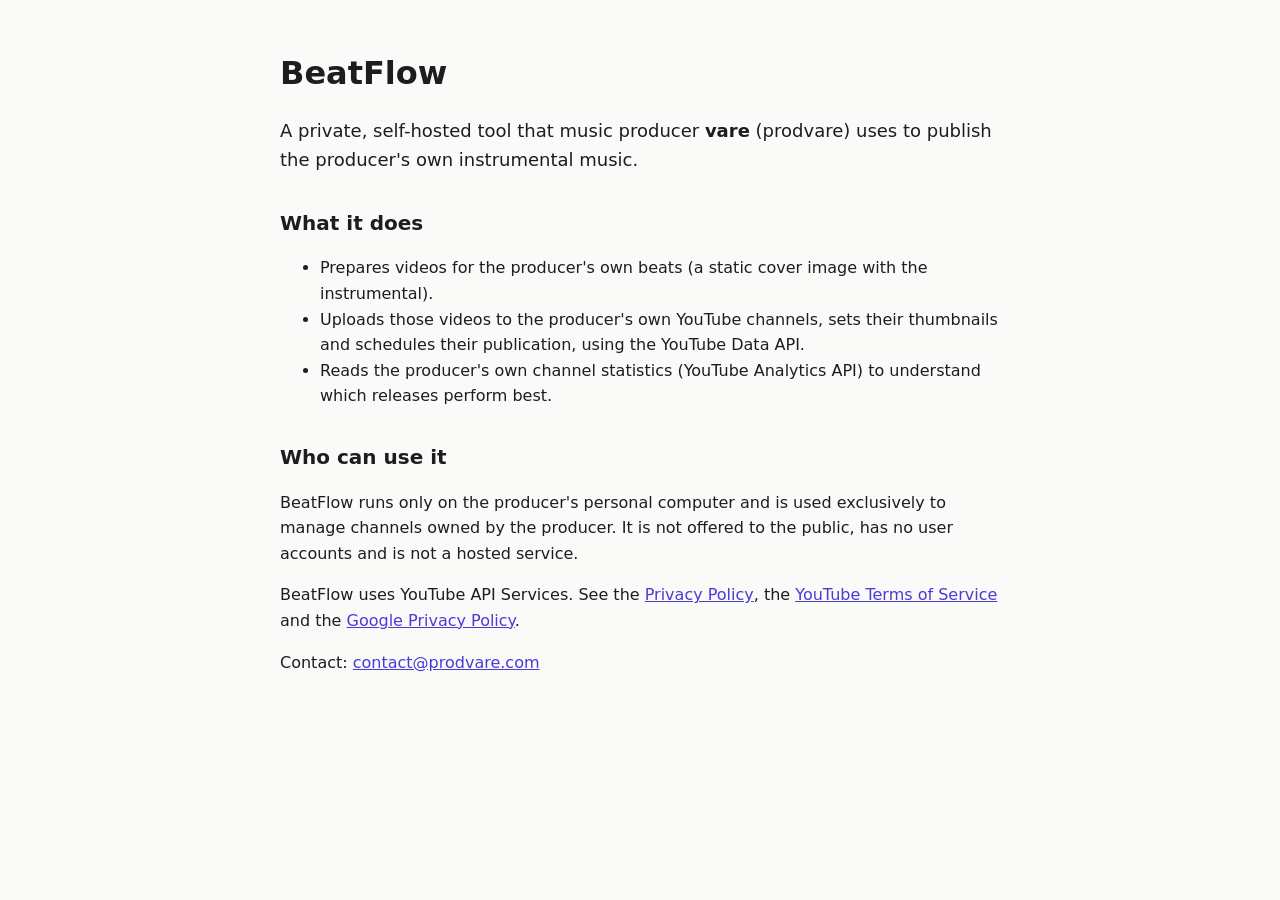
<file: index.html>
<!doctype html>
<html lang="en">
<head>
  <meta charset="utf-8">
  <meta name="viewport" content="width=device-width, initial-scale=1">
  <title>BeatFlow</title>
  <link rel="stylesheet" href="style.css">
</head>
<body>
  <main>
    <h1>BeatFlow</h1>
    <p class="lead">A private, self-hosted tool that music producer <strong>vare</strong> (prodvare) uses to publish the producer's own instrumental music.</p>

    <h2>What it does</h2>
    <ul>
      <li>Prepares videos for the producer's own beats (a static cover image with the instrumental).</li>
      <li>Uploads those videos to the producer's own YouTube channels, sets their thumbnails and schedules their publication, using the YouTube Data API.</li>
      <li>Reads the producer's own channel statistics (YouTube Analytics API) to understand which releases perform best.</li>
    </ul>

    <h2>Who can use it</h2>
    <p>BeatFlow runs only on the producer's personal computer and is used exclusively to manage channels owned by the producer. It is not offered to the public, has no user accounts and is not a hosted service.</p>

    <p>BeatFlow uses YouTube API Services. See the <a href="privacy.html">Privacy Policy</a>, the
      <a href="https://www.youtube.com/t/terms">YouTube Terms of Service</a> and the
      <a href="https://policies.google.com/privacy">Google Privacy Policy</a>.</p>

    <p>Contact: <a href="mailto:contact@prodvare.com">contact@prodvare.com</a></p>
  </main>
</body>
</html>
</file>
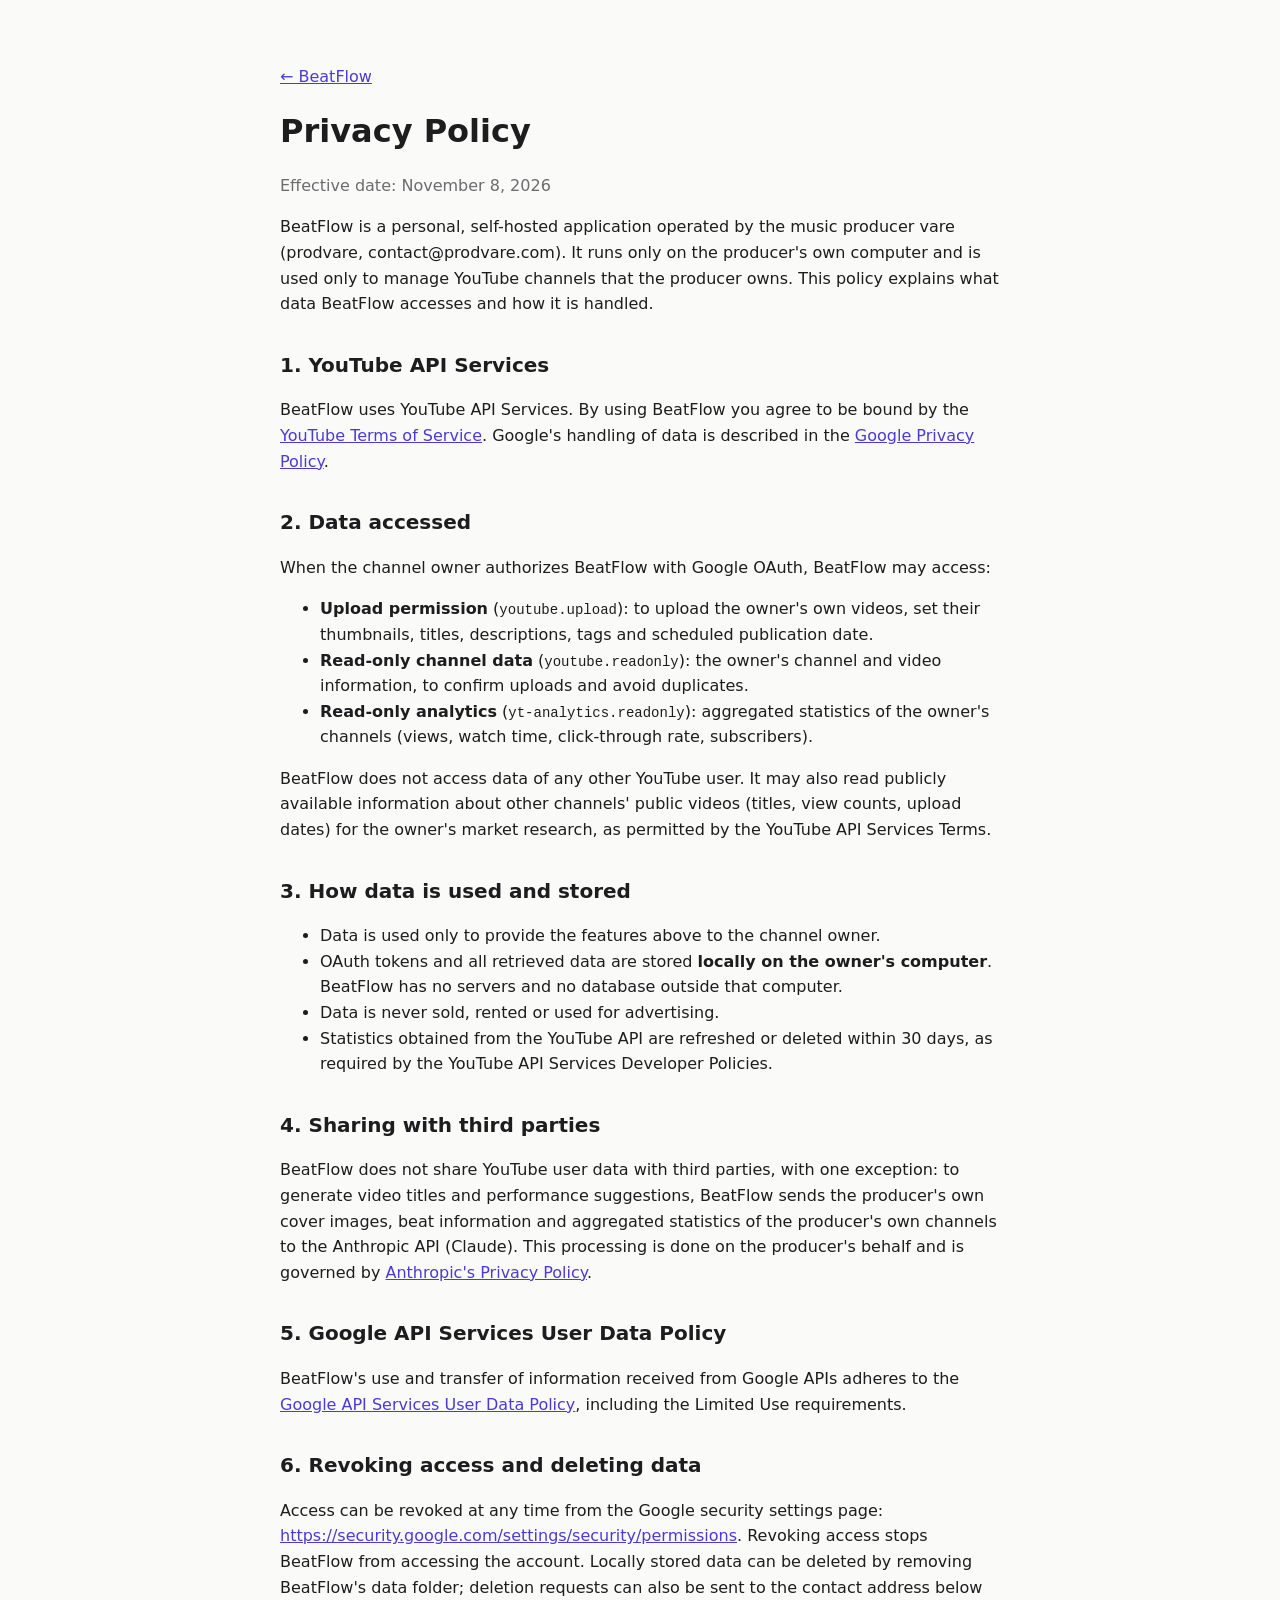
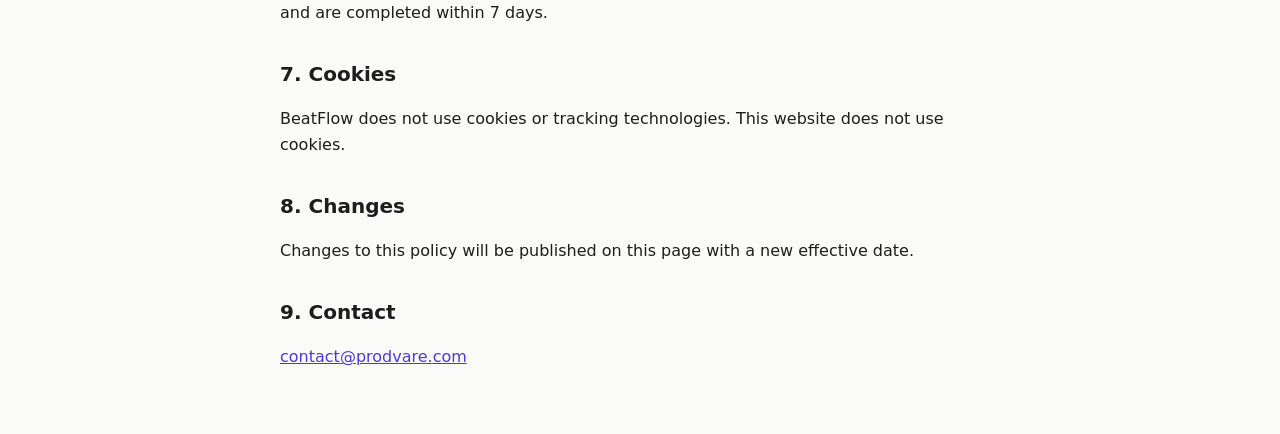
<file: privacy.html>
<!doctype html>
<html lang="en">
<head>
  <meta charset="utf-8">
  <meta name="viewport" content="width=device-width, initial-scale=1">
  <title>BeatFlow – Privacy Policy</title>
  <link rel="stylesheet" href="style.css">
</head>
<body>
  <main>
    <p><a href="index.html">← BeatFlow</a></p>
    <h1>Privacy Policy</h1>
    <p class="muted">Effective date: November 8, 2026</p>

    <p>BeatFlow is a personal, self-hosted application operated by the music producer vare (prodvare, contact@prodvare.com). It runs only on the producer's own computer and is used only to manage YouTube channels that the producer owns. This policy explains what data BeatFlow accesses and how it is handled.</p>

    <h2>1. YouTube API Services</h2>
    <p>BeatFlow uses YouTube API Services. By using BeatFlow you agree to be bound by the
      <a href="https://www.youtube.com/t/terms">YouTube Terms of Service</a>. Google's handling of data is described in the
      <a href="https://policies.google.com/privacy">Google Privacy Policy</a>.</p>

    <h2>2. Data accessed</h2>
    <p>When the channel owner authorizes BeatFlow with Google OAuth, BeatFlow may access:</p>
    <ul>
      <li><strong>Upload permission</strong> (<code>youtube.upload</code>): to upload the owner's own videos, set their thumbnails, titles, descriptions, tags and scheduled publication date.</li>
      <li><strong>Read-only channel data</strong> (<code>youtube.readonly</code>): the owner's channel and video information, to confirm uploads and avoid duplicates.</li>
      <li><strong>Read-only analytics</strong> (<code>yt-analytics.readonly</code>): aggregated statistics of the owner's channels (views, watch time, click-through rate, subscribers).</li>
    </ul>
    <p>BeatFlow does not access data of any other YouTube user. It may also read publicly available information about other channels' public videos (titles, view counts, upload dates) for the owner's market research, as permitted by the YouTube API Services Terms.</p>

    <h2>3. How data is used and stored</h2>
    <ul>
      <li>Data is used only to provide the features above to the channel owner.</li>
      <li>OAuth tokens and all retrieved data are stored <strong>locally on the owner's computer</strong>. BeatFlow has no servers and no database outside that computer.</li>
      <li>Data is never sold, rented or used for advertising.</li>
      <li>Statistics obtained from the YouTube API are refreshed or deleted within 30 days, as required by the YouTube API Services Developer Policies.</li>
    </ul>

    <h2>4. Sharing with third parties</h2>
    <p>BeatFlow does not share YouTube user data with third parties, with one exception: to generate video titles and performance suggestions, BeatFlow sends the producer's own cover images, beat information and aggregated statistics of the producer's own channels to the Anthropic API (Claude). This processing is done on the producer's behalf and is governed by <a href="https://www.anthropic.com/legal/privacy">Anthropic's Privacy Policy</a>.</p>

    <h2>5. Google API Services User Data Policy</h2>
    <p>BeatFlow's use and transfer of information received from Google APIs adheres to the
      <a href="https://developers.google.com/terms/api-services-user-data-policy">Google API Services User Data Policy</a>, including the Limited Use requirements.</p>

    <h2>6. Revoking access and deleting data</h2>
    <p>Access can be revoked at any time from the Google security settings page:
      <a href="https://security.google.com/settings/security/permissions">https://security.google.com/settings/security/permissions</a>.
      Revoking access stops BeatFlow from accessing the account. Locally stored data can be deleted by removing BeatFlow's data folder; deletion requests can also be sent to the contact address below and are completed within 7 days.</p>

    <h2>7. Cookies</h2>
    <p>BeatFlow does not use cookies or tracking technologies. This website does not use cookies.</p>

    <h2>8. Changes</h2>
    <p>Changes to this policy will be published on this page with a new effective date.</p>

    <h2>9. Contact</h2>
    <p><a href="mailto:contact@prodvare.com">contact@prodvare.com</a></p>
  </main>
</body>
</html>
</file>
<file: style.css>
:root { --bg: #fafaf8; --text: #1d1d1f; --muted: #6b6b70; --link: #4b3bd6; }
@media (prefers-color-scheme: dark) { :root { --bg: #141416; --text: #ececee; --muted: #9a9aa2; --link: #a493ff; } }
body { margin: 0; background: var(--bg); color: var(--text); font: 16px/1.6 system-ui, "Segoe UI", sans-serif; }
main { max-width: 720px; margin: 0 auto; padding: 48px 16px; }
h1 { font-size: 32px; margin: 0 0 8px; }
h2 { font-size: 20px; margin-top: 32px; }
a { color: var(--link); }
.lead { font-size: 18px; }
.muted { color: var(--muted); }
code { font-size: 14px; }
</file>
